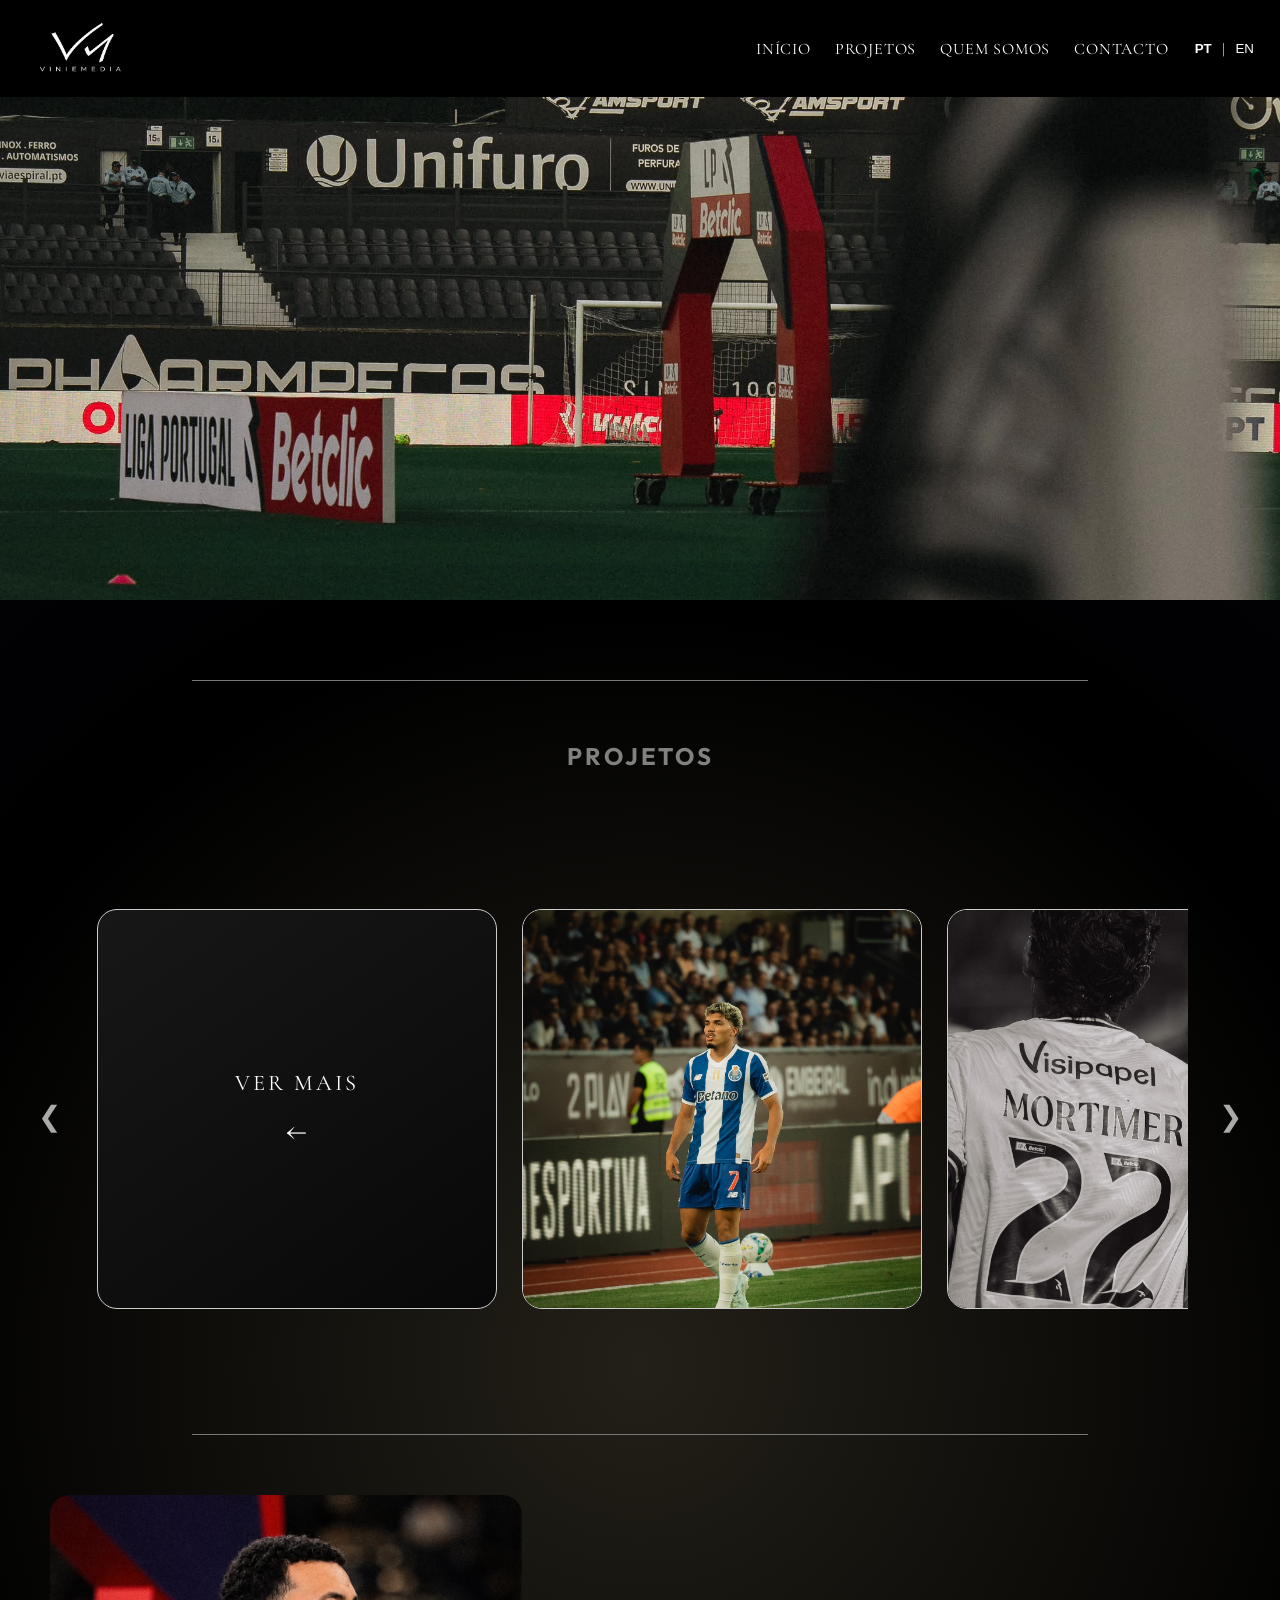
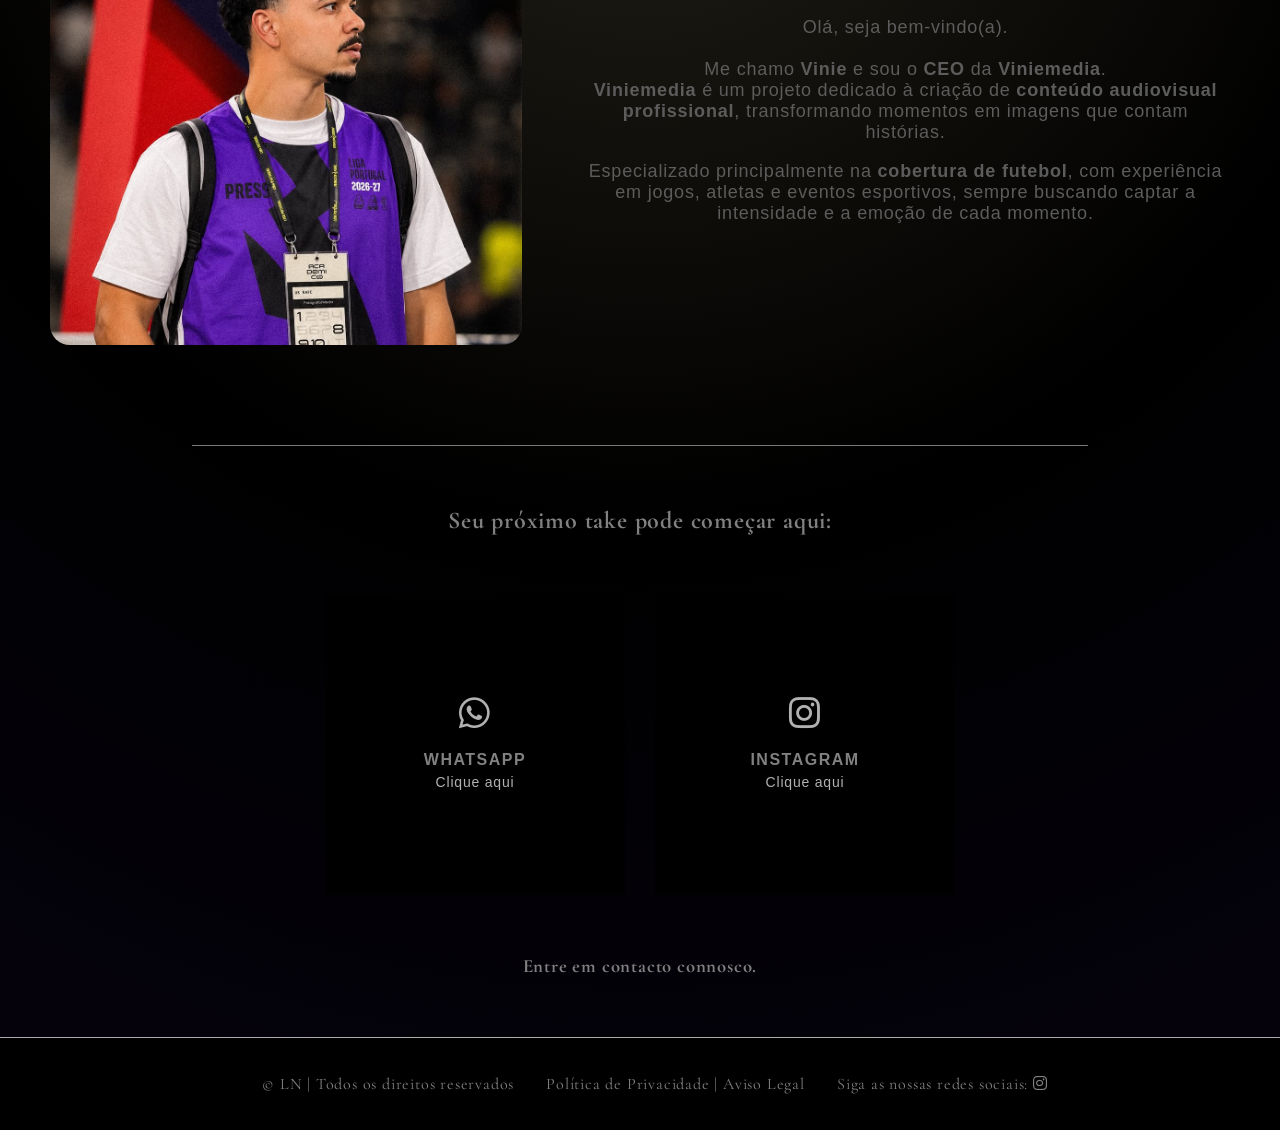
<file: index.html>
<!DOCTYPE html>
<html lang="pt-PT">

<head>
    <meta charset="UTF-8">
    <meta name="viewport" content="width=device-width, initial-scale=1.0">
    <title data-i18n-title="page.title">Home | Viniemedia</title>

    <link rel="stylesheet" href="https://cdnjs.cloudflare.com/ajax/libs/font-awesome/6.4.0/css/all.min.css">
    <link rel="stylesheet" href="https://www.w3schools.com/w3css/5/w3.css">
    <link href="https://fonts.googleapis.com/css2?family=Outfit:wght@300;400;500;600;700&display=swap" rel="stylesheet">
    <link rel="stylesheet" href="./assets/css/style.css">
</head>

<body>

    <header class="header" id="header"></header>

    <hr style="margin-top: 80px;" id="projetos">

    <h2 class="projeto" data-i18n="home.projects">
        <strong>PROJETOS</strong>
    </h2>

    <div class="carousel-container">

        <button class="carousel-btn prev"
                aria-label="Fotografia anterior"
                data-i18n-attr="aria-label:home.previousPhoto">
            &#10094;
        </button>

        <div class="gallery">

            <a href="/portfolio/" class="gallery-item gallery-more">
                <span data-i18n="home.seeMore">Ver mais</span>
                <span class="more-arrow">←</span>
            </a>

            <a href="/portfolio/" class="gallery-item">
                <img src="./assets/img/carrosselImagens/carrossel5.jpeg"
                     alt="Fotografia de futebol"
                     data-i18n-attr="alt:home.photoAlt">
                <div class="gallery-overlay">
                    <span data-i18n="home.viewPortfolio">Ver portfólio</span>
                </div>
            </a>

            <a href="/portfolio/" class="gallery-item">
                <img src="./assets/img/carrosselImagens/carrossel2.jpeg"
                     alt="Fotografia de futebol"
                     data-i18n-attr="alt:home.photoAlt">
                <div class="gallery-overlay">
                    <span data-i18n="home.viewPortfolio">Ver portfólio</span>
                </div>
            </a>

            <a href="/portfolio/" class="gallery-item">
                <img src="./assets/img/carrosselImagens/carrossel1.jpeg"
                     alt="Fotografia de futebol"
                     data-i18n-attr="alt:home.photoAlt">
                <div class="gallery-overlay">
                    <span data-i18n="home.viewPortfolio">Ver portfólio</span>
                </div>
            </a>

            <a href="/portfolio/" class="gallery-item">
                <img src="./assets/img/carrosselImagens/carrossel3.jpeg"
                     alt="Fotografia de futebol"
                     data-i18n-attr="alt:home.photoAlt">
                <div class="gallery-overlay">
                    <span data-i18n="home.viewPortfolio">Ver portfólio</span>
                </div>
            </a>

            <a href="/portfolio/" class="gallery-item">
                <img src="./assets/img/carrosselImagens/carrossel4.jpeg"
                     alt="Fotografia de futebol"
                     data-i18n-attr="alt:home.photoAlt">
                <div class="gallery-overlay">
                    <span data-i18n="home.viewPortfolio">Ver portfólio</span>
                </div>
            </a>

            <a href="/portfolio/" class="gallery-item gallery-more">
                <span data-i18n="home.seeMore">Ver mais</span>
                <span class="more-arrow">→</span>
            </a>

        </div>

        <button class="carousel-btn next"
                aria-label="Próxima fotografia"
                data-i18n-attr="aria-label:home.nextPhoto">
            &#10095;
        </button>

    </div>

    <hr>

    <div class="container-sobre-nos" id="QuemSomos">

        <div class="colum-sobre-nos1"></div>

        <div class="colum-sobre-nos2">

            <div class="sobre-conteudo">

                <p data-i18n="home.aboutIntro">
                    Olá, seja bem-vindo(a).
                    <br><br>
                    Me chamo <strong>Vinie</strong> e sou o <strong>CEO</strong> da
                    <strong>Viniemedia</strong>. <br>
                    <strong>Viniemedia</strong> é um projeto dedicado à criação de
                    <strong>conteúdo audiovisual profissional</strong>, transformando
                    momentos em imagens que contam histórias.
                </p>

                <p data-i18n="home.aboutFootball">
                    Especializado principalmente na <strong>cobertura de futebol</strong>,
                    com experiência em jogos, atletas e eventos esportivos, sempre
                    buscando captar a intensidade e a emoção de cada momento.
                </p>

            </div>

        </div>

    </div>

    <hr style="margin-top: 60px;">

    <h2 id="contacto" data-i18n="home.contactTitle">
        <strong>Seu próximo take pode começar aqui:</strong>
    </h2>

    <div class="contact-cards">

        <div class="contact-card">
            <a href="https://wa.me/351926802225" target="_blank" rel="noopener noreferrer">
                <i class="fa-brands fa-whatsapp"></i>
                <h3>WHATSAPP</h3>
                <p data-i18n="home.clickHere">Clique aqui</p>
            </a>
        </div>

        <div class="contact-card">
            <a href="https://www.instagram.com/viniemedia/" target="_blank" rel="noopener noreferrer">
                <i class="fa-brands fa-instagram"></i>
                <h3>INSTAGRAM</h3>
                <p data-i18n="home.clickHere">Clique aqui</p>
            </a>
        </div>

    </div>

    <h3 data-i18n="home.contactText">
        Entre em contacto connosco.
    </h3>

    <footer class="footer" id="footer"></footer>

    <script src="./assets/js/header.js"></script>
    <script src="./assets/js/portfolio.js"></script>
    <script src="./assets/js/footer.js"></script>
    <script src="./assets/script/script.js"></script>

</body>
</html>
</file>
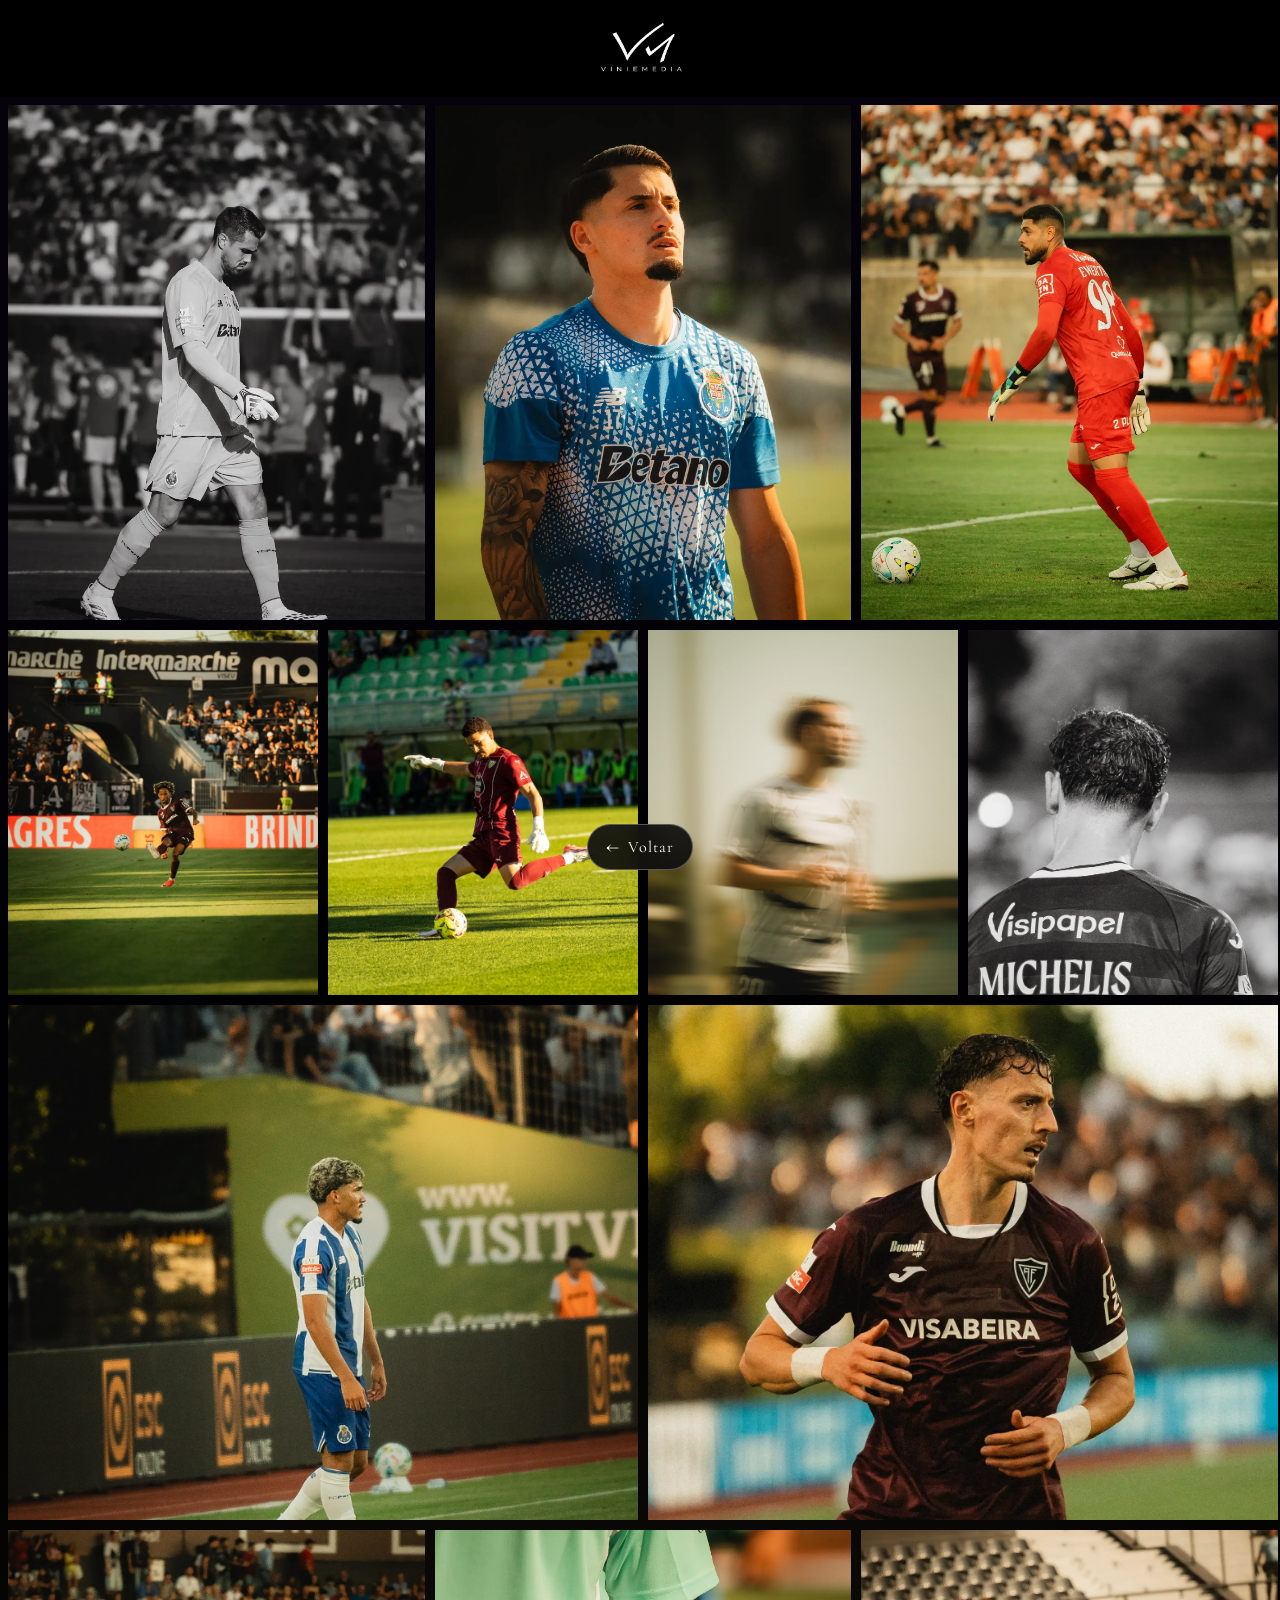
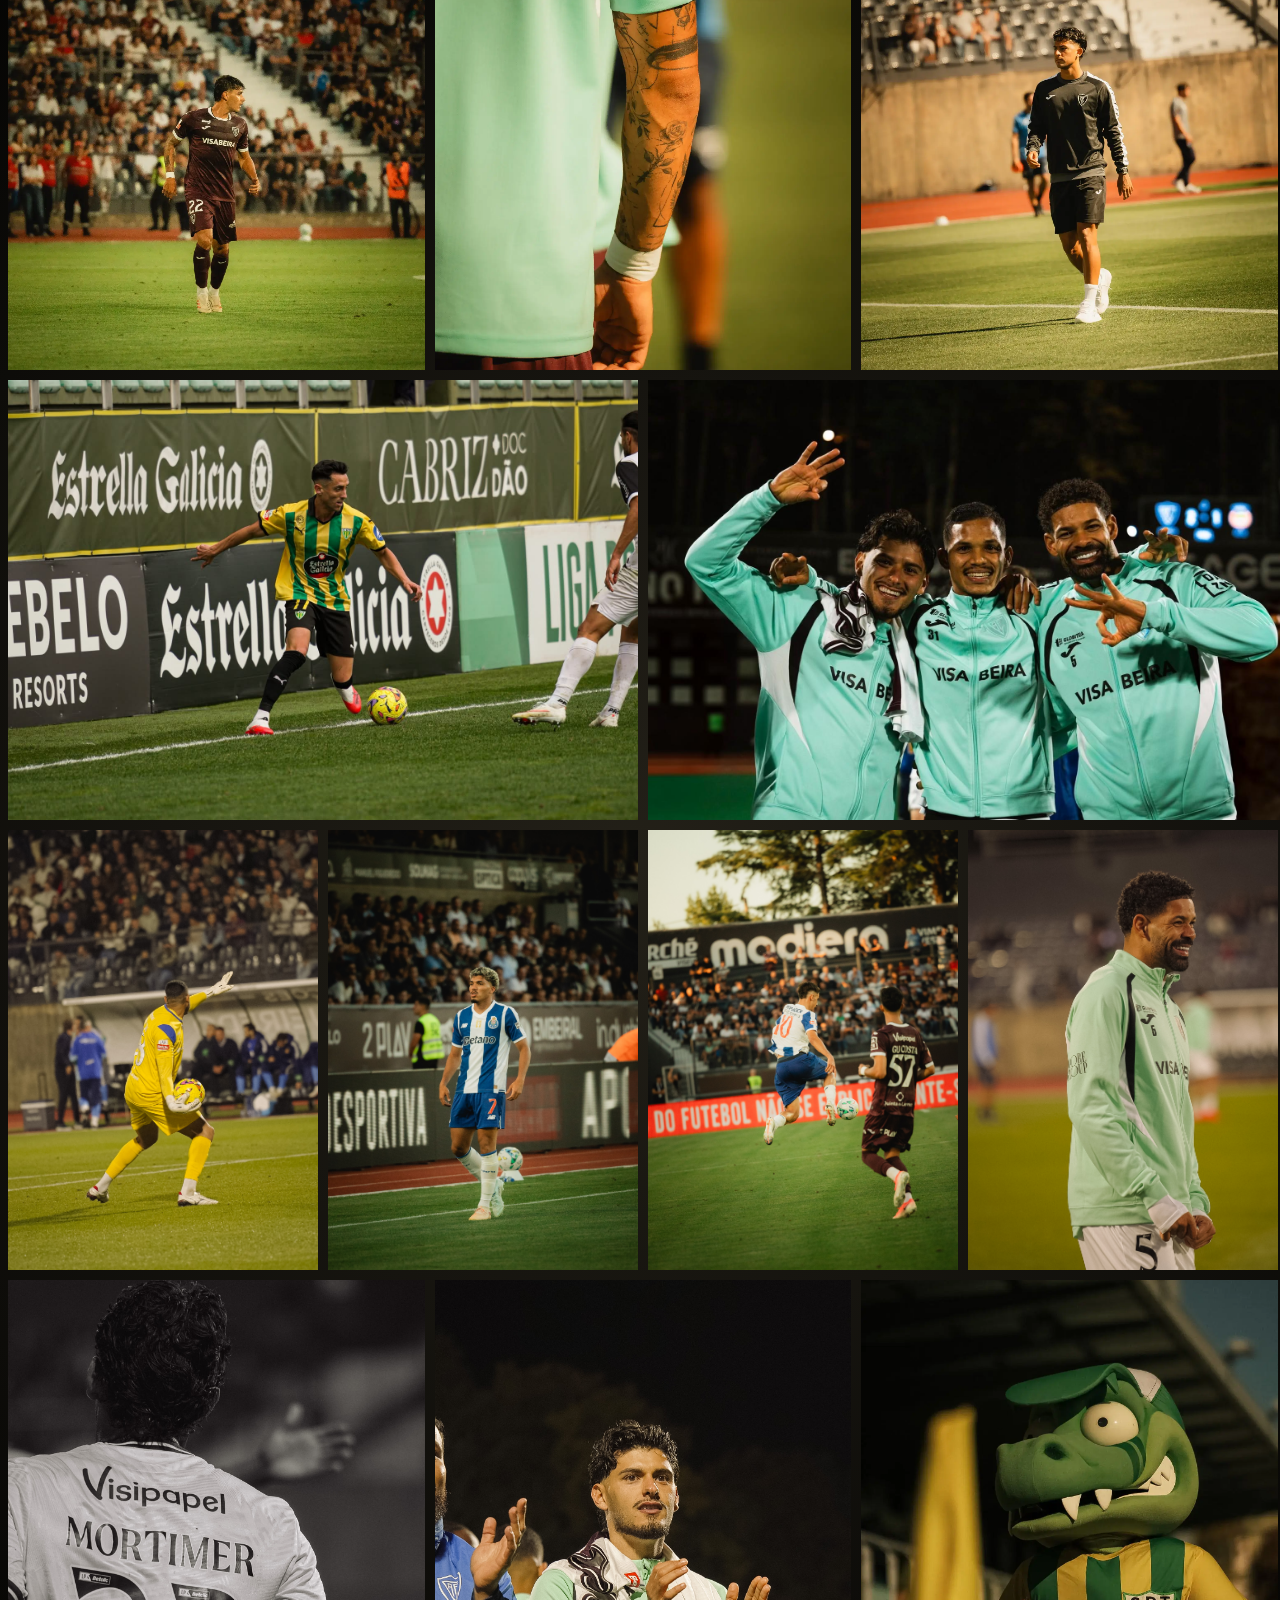
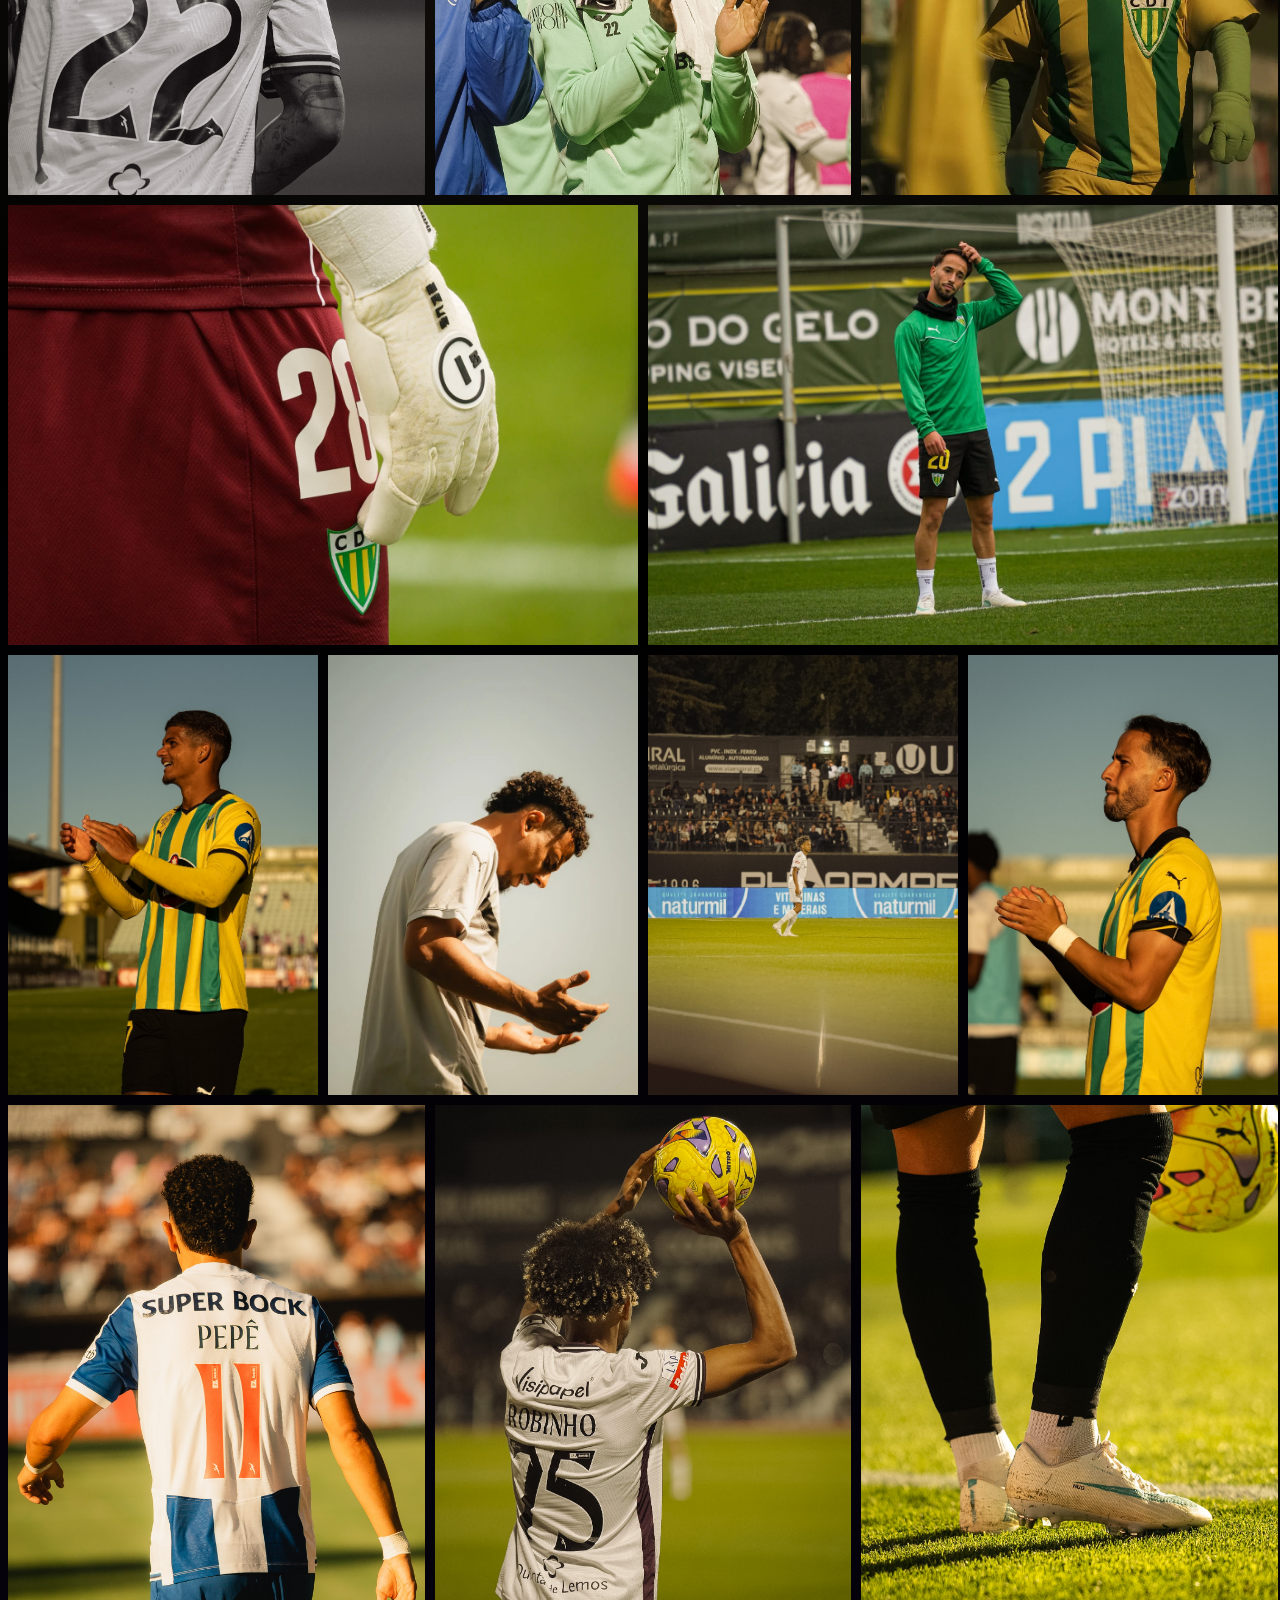
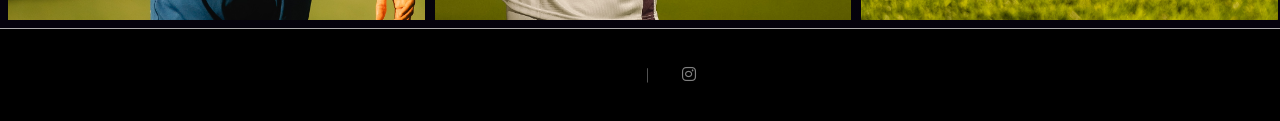
<file: portfolio/index.html>
<!DOCTYPE html>
<html lang="pt-pt">

<head>
    <meta charset="UTF-8">
    <meta name="viewport" content="width=device-width, initial-scale=1.0">

    <title>Portfólio | Viniemedia</title>

    <link rel="stylesheet" href="https://cdnjs.cloudflare.com/ajax/libs/font-awesome/6.4.0/css/all.min.css">
    <link rel="stylesheet" href="../assets/css/style.css">

    <link rel="preconnect" href="https://fonts.googleapis.com">
    <link rel="preconnect" href="https://fonts.gstatic.com" crossorigin>
    <link href="https://fonts.googleapis.com/css2?family=Cormorant+Garamond:wght@400;500;600&display=swap"
        rel="stylesheet">

    
</head>

<body>


    <header class="futuristic-menu2"
        style="background-image: url(../assets/img/img.projetos.jpeg);background-position: center">

        <div class="container-menu-container2">
            <!-- Logo na esquerda -->
            <div class="logo-container2">
                <!-- Imagem da logo -->
                <img src="../assets/img/logo.home.jpeg" alt="Viniemidia" class="logo-img">
            </div>
           
        </div>
    </header>
    




    <div class="grid-container">

        <img src="../assets/img/gradeImagens/diogo.jota (1).webp" alt="Fotografia 1">
        <img src="../assets/img/gradeImagens/goleiro.porto (1).webp" alt="Fotografia 2">
        <img src="../assets/img/gradeImagens/academico3 (1).webp" alt="Fotografia 3">
        <img src="../assets/img/gradeImagens/DSC04839 (1).webp" alt="Fotografia 4">
        <img src="../assets/img/gradeImagens/DSC07211.jpeg" alt="Fotografia 5">
        <img src="../assets/img/gradeImagens/446981FE-34EE-4933-88FE-03E892CF5FF5.jpeg" alt="Fotografia 6">
        <img src="../assets/img/gradeImagens/academico2 (1).webp" alt="Fotografia 7">
        <img src="../assets/img/gradeImagens/porto1.jpeg" alt="Fotografia 8">
        <img src="../assets/img/gradeImagens/academico6 (1).webp" alt="Fotografia 9">
        <img src="../assets/img/gradeImagens/academico (1).webp" alt="Fotografia 10">
        <img src="../assets/img/gradeImagens/braco (1).webp" alt="Fotografia 11">
        <img src="../assets/img/gradeImagens/academico7 (1).webp" alt="Fotografia 12">
        <img src="../assets/img/gradeImagens/ImgHorizontalJogador2.jpeg" alt="Fotografia 13">
        <img src="../assets/img/gradeImagens/jogadoresAcademico.jpeg" alt="Fotografia 14">
        <img src="../assets/img/gradeImagens/IMG_4929.jpeg" alt="Fotografia 15">
        <img src="../assets/img/gradeImagens/porto5.jpeg" alt="Fotografia 16">
        <img src="../assets/img/gradeImagens/jogadores.jpeg" alt="Fotografia 17">
        <img src="../assets/img/gradeImagens/IMG_4926.jpeg" alt="Fotografia 18">
        <img src="../assets/img/gradeImagens/IMG_4908.jpeg" alt="Fotografia 19">
        <img src="../assets/img/gradeImagens/IMG_4958.jpeg" alt="Fotografia 20">
        <img src="../assets/img/gradeImagens/DSC06918 (1).webp" alt="Fotografia 21">
        <img src="../assets/img/gradeImagens/imgHorizontalGoleiro.jpeg" alt="Fotografia 22">
        <img src="../assets/img/gradeImagens/imgHorizontalJogador.jpeg " alt="Fotografia 23">
        <img src="../assets/img/gradeImagens/DSC07477.jpeg" alt="Fotografia 24">
        <img src="../assets/img/gradeImagens/DSC05588 (1).webp" alt="Fotografia 25">
        <img src="../assets/img/gradeImagens/IMG_4962.jpeg" alt="Fotografia 26">
        <img src="../assets/img/gradeImagens/DSC07495.jpeg" alt="Fotografia 27">
        <img src="../assets/img/gradeImagens/porto7.jpeg" alt="Fotografia 28">
        <img src="../assets/img/gradeImagens/IMG_4931.jpeg" alt="Fotografia 29">
        <img src="../assets/img/gradeImagens/DSC07350.jpeg" alt="Fotografia 30">

    </div>

    
        <a href="../index.html" class="back-home">
    <span>←</span>
    <span>Voltar</span>
</a>
    
   
    <footer class="footer" id="footer"></footer>
    <script src="../assets/js/footer.js" defer></script>
    <script src="../assets/js/portfolio.js" defer></script>
</body>

</html>
</file>
<file: assets/css/style.css>
/*============ESTRUTURA PRINCIPAL==============*/
     body {

         margin: 0;
         padding: 0;
         min-height: 100vh;
         /* Mistura de tons azul, roxo e cinza escuro */
         background: radial-gradient(circle at center, #232018 0%, #000000 50%, hsl(258, 71%, 3%) 100%);
         color: #f1f5f9;
         font-family: 'Cormorant Garamond', serif;
         letter-spacing: 0.05em;
         width: 100%;
         overflow-x: hidden;
     }

     html {
         width: 100%;
         overflow-x: hidden;
     }



     .home {
         width: 100%;
         height: 500px;
         display: flex;
         justify-content: center;
         align-items: center;
     }

     .home h1 {
         font-family: 'Cormorant Garamond', serif;
         font-size: 52px;
         font-weight: 500;
         text-align: center;
         margin: 0;
         color: white;
     }

     /* Responsividade somente para o titulo*/
     @media (max-width: 600px) {
         .home h1 {
             font-size: 35px;
         }

     }
     /*==============================FIM ESTRUTURA PRINCIPAL======================================*/


      /* -------------------Menu principal -----------*/
     .futuristic-menu {
         height: 600px;
         background-size: cover;
         background-position: center top;
         background-repeat: no-repeat;
         display: flex;
         flex-direction: column;

         /* Animação suave */
         opacity: 0;
         transform: translateY(1px);
         animation: fadeInUp 0.5s ease-out forwards;
     }

     .futuristic-menu2 {
         width: 100%;
         max-width: 100%;
         box-sizing: border-box;
         background-size: cover;
         background-position: center;
         background-repeat: no-repeat;
         display: flex;
         flex-direction: column;
     }
     .container-menu-container2 {
         display: flex;
         align-items: center;
         justify-content:center;
         gap: 24px;
         width: 100%;
         padding: 16px 24px;
         box-sizing: border-box;
         background-color: #000;
         color: #fff;
     }

     /* Animação do header*/
     @keyframes fadeInUp {
         from {
             opacity: 0;
             transform: translateY(5px);
         }

         to {
             opacity: 2;
             transform: translateY(0);
         }
     }
/*Posicionando a imagem mais para a direita*/
     @media (max-width: 600px) {
         .futuristic-menu {
             background-position: 10% top !important;
         }
     }

    
     .logo-container {
         display: flex;
         align-items: center;
         margin-left: 5px;
     }

     .logo-img {
         width: 100px;
         height: auto;
         display: block;
     }

     .container-menu-container {
         display: flex;
         align-items: center;
         justify-content: space-between;
         gap: 24px;
         width: 100%;
         padding: 16px 24px;
         box-sizing: border-box;
         background-color: #000;
         color: #fff;
     }

     .container-menu-container a {
         text-decoration: none;
     }

     .container-menu-container nav ul {
         display: flex;
         align-items: center;
         gap: 24px;
         margin: 0;
         padding: 0;
         list-style: none;
     }

     /*Forçando o texto a ficar bracno*/
     .container-menu-container a,
     .container-menu-container a:visited {
         color: #fff;
         text-decoration: none;
     }

     /* Zoom no texto hover */
     .container-menu-container .nav-container .nav-item a {
         display: inline-block;
         transition: transform 0.50s ease;

     }

     .container-menu-container .nav-container .nav-item:hover a {
         transform: scale(1.10);

     }

     /* ------  Botão hamburguer ------ */
     .menu-toggle {
         display: none;
         background: transparent;
         border: none;
         cursor: pointer;
         width: 40px;
         height: 40px;
         padding: 6px;
     }

     .menu-toggle span {
         display: block;
         height: 3px;
         margin: 6px 0;
         background-color: #b9b8b8;
         border-radius: 10px;
         transition: transform 0.3s ease, opacity 0.3s ease;
     }

     /*Mobile*/
     @media (max-width: 900px) {
         .menu-toggle {
             display: block;
         }

         .container-menu-container {
             position: relative;
             padding: 16px;
         }

         .nav-container {
             position: absolute;
             left: 0px;
             top: 72px;
             width: 100%;
             background-color: #050505;
             padding: 12px 16px;
             display: none;
             z-index: 999;
         }

         .nav-container.active {
             display: block;
         }

         .container-menu-container nav ul {
             flex-direction: column;
             align-items: flex-start;
             gap: 14px;
         }
     }

     /* Animação do Hamburguer*/

     .menu-toggle.active span:nth-child(1) {
         transform: translateY(9px) rotate(45deg);
     }

     .menu-toggle.active span:nth-child(2) {
         opacity: 0;
     }

     .menu-toggle.active span:nth-child(3) {
         transform: translateY(-9px) rotate(-45deg);
     }


     /*==========================PROJETOS===========================*/



     /* CONTAINER DO CARROSSEL */
     .carousel-container {
         display: flex;
         align-items: center;
         justify-content: center;
         gap: 25px;
         width: 95%;
         max-width: 1400px;
         margin: 8em auto 100px;
     }

     /* GALERIA */
     .gallery {
         display: flex;
         gap: 25px;
         width: 100%;
         min-width: 0;
         flex: 1;
         overflow-x: auto;
         scroll-behavior: smooth;
         scroll-snap-type: x mandatory;
         scrollbar-width: none;
         padding: 10px 5px 25px;
     }

     .gallery::-webkit-scrollbar {
         display: none;
     }

     /* CARTÕES */
     .gallery-item {
         position: relative;
         flex: 0 0 400px;
         height: 400px;
         box-sizing: border-box;
         border: 1px solid #ccc;
         border-radius: 20px;
         overflow: hidden;
         scroll-snap-align: center;
         display: block;
         text-decoration: none;
     }

     /* IMAGENS */
     .gallery-item img {
         width: 100%;
         height: 100%;
         object-fit: cover;
         display: block;
         transition: transform 0.5s ease, filter 0.5s ease;
     }

     /* CAMADA ESCURECIDA */
     .gallery-overlay {
         position: absolute;
         inset: 0;
         display: flex;
         align-items: center;
         justify-content: center;
         background: rgba(0, 0, 0, 0.45);
         backdrop-filter: blur(3px);
         opacity: 0;
         transition: opacity 0.4s ease;
     }

     .gallery-overlay span {
         color: white;
         font-size: 1.1rem;
         letter-spacing: 2px;
         text-transform: uppercase;
         border-bottom: 1px solid white;
         padding-bottom: 6px;
     }

     /* EFEITO AO PASSAR O RATO */
     .gallery-item:not(.gallery-more):hover img {
         transform: scale(1.07);
         filter: brightness(0.65);
     }

     .gallery-item:not(.gallery-more):hover .gallery-overlay {
         opacity: 1;
     }

     /* CARTÕES VER MAIS */
     .gallery-more {
         display: flex;
         flex-direction: column;
         align-items: center;
         justify-content: center;
         gap: 15px;
         background: linear-gradient(145deg, #171717, #080808);
         color: white;
         transition: background 0.4s ease, border-color 0.4s ease;
     }

     .gallery-more span:first-child {
         font-size: 1.4rem;
         letter-spacing: 3px;
         text-transform: uppercase;
     }

     .gallery-more .more-arrow {
         font-size: 2rem;
         transition: transform 0.3s ease;
     }

     .gallery-more:hover {
         background: #202020;
         border-color: white;
     }

     .gallery-more:hover .more-arrow {
         transform: translateX(8px);
     }

     /* SETAS */
     .carousel-btn {
         background: transparent;
         border: none;
         color: #aaa;
         font-size: 28px;
         cursor: pointer;
         transition: color 0.3s ease;
         flex-shrink: 0;
     }

     .carousel-btn:hover {
         color: white;
     }

     /* TABLET E MOBILE */
     @media (max-width: 600px) {
         .carousel-container {
             gap: 8px;
             width: 96%;
         }

         .gallery-item {
             flex-basis: 85%;
             height: 350px;
         }

         .carousel-btn {
             font-size: 20px;
         }

         /* Efeito ao tocar */
         .gallery-item:not(.gallery-more):active img {
             transform: scale(1.07);
             filter: brightness(0.65);
         }

         .gallery-item:not(.gallery-more):active .gallery-overlay {
             opacity: 1;
         }
     }

     /*--------------FIM BLOCO PROJETOS-------------*/


     


     hr {
         width: 70%;
         margin: 20px auto;
         border: none;
         border-top: 1px solid #7a7979;
     }


     /*=============================Quem somos=================================*/

     .container-sobre-nos {
         display: flex;
         justify-content: space-between;
         align-items: center;
         gap: 40px;

         width: 100%;
         padding: 40px 50px;
         min-height: 500px;

         color: rgb(93, 92, 92);
         border-radius: 10px;
         box-sizing: border-box;
     }

     .colum-sobre-nos1 {
         width: 40%;
         height: 450px;

         border-radius: 20px;

         background-repeat: no-repeat;
         background-size: cover;
         background-position: center 40%;
         background-image: url(../img/img.vinie.jpeg);
     }

     .colum-sobre-nos2 {
         display: flex;

         width: 55%;
         min-height: 400px;

         border-radius: 20px;

         text-align: center;
         align-items: center;
         justify-content: center;

         font-family: Arial, Helvetica, sans-serif;
         font-size: large;
     }


     /*Tablet*/

     @media (max-width: 900px) {

         .container-sobre-nos {
             padding: 40px 30px;
             gap: 30px;
         }

         .colum-sobre-nos1 {
             width: 45%;
             height: 400px;
         }

         .colum-sobre-nos2 {
             width: 50%;
             min-height: 350px;
             font-size: medium;
         }
     }


     /* Mobile */

     @media (max-width: 650px) {

         .container-sobre-nos {
             flex-direction: column;
             padding: 30px 20px;
             gap: 30px;
         }

         .colum-sobre-nos1 {
             width: 100%;
             max-width: 450px;
             height: 400px;
         }

         .colum-sobre-nos2 {
             width: 100%;
             min-height: auto;
             padding: 10px;
             font-size: 16px;
             line-height: 1.6;
         }
     }


     /*============================Fim Quem Somos==============================*/


 /*=========================CONTACTO===========================*/
     

     .projeto {
         font-family: 'Outfit', sans-serif;
         font-weight: 400;
         letter-spacing: 3px;

         opacity: 0;
         transform: translateY(30px);
         transition: opacity 1s ease, transform 1s ease;
     }

     .projeto.visible {
         opacity: 1;
         transform: translateY(0);
     }

     h2,
     h3 {
         font-family: 'Cormorant Garamond', serif;
         display: flex;
         justify-content: center;
         align-items: center;
         text-align: center;
         color: #818181;
         margin-top: 60px;
         margin-bottom: 60px;
     }

     @media (max-width: 520px) {
         h2 {

             font-size: 23px;
             padding: 15px 10px;
         }
     }

     /*----------------CONTACTOS---------------*/
     .contact-cards {
         display: flex;
         justify-content: center;
         align-items: stretch;
         gap: 30px;
         width: 90%;
         margin: 50px auto;
     }
     .contact-card {
         height: 300px;
         flex: 1;
         max-width: 300px;
         min-height: 180px;
         cursor: pointer;
         display: flex;
         flex-direction: column;
         justify-content: center;
         align-items: center;

         background-color: #000000;
         color: #818181;

         text-align: center;

         transition: 0.3s ease;
     }

     .contact-card i {
         font-size: 35px;
         color: #b1b1b1;
         margin-bottom: 15px;
     }

     .contact-card h3 {
         margin: 5px 0;
         font-family: 'Manrope', sans-serif;
         font-size: 16px;
         letter-spacing: 1.5px;
     }

     .contact-card p {
         margin: 5px 0;
         font-family: 'Manrope', sans-serif;
         font-size: 14px;
         color: #b1b1b1;
     }

     .contact-card:hover {
         transform: translateY(-5px);
         border-color: #a9a9a9;
     }


     /* TABLET */
     @media (max-width: 900px) {

         .contact-cards {
             width: 90%;
             gap: 20px;
             flex-wrap: wrap;
         }

         .contact-card {
             flex: 0 0 calc(50% - 10px);
             max-width: none;
             height: 260px;
         }

     }


     /* CELULAR */
     @media (max-width: 600px) {

         .contact-cards {
             width: 90%;
             flex-direction: column;
             align-items: center;
             gap: 20px;
             margin: 40px auto;
         }

         .contact-card {
             width: 100%;
             max-width: 350px;
             height: 220px;
             flex: none;
         }

         .contact-card i {
             font-size: 32px;
             margin-bottom: 12px;
         }

         .contact-card h3 {
             font-size: 15px;
         }

         .contact-card p {
             font-size: 13px;
         }

     }

     .contact-card a {
         text-decoration: none;
         color: inherit;
     }

     /*-----------------FIM CONTACTOS--------------*/

     


     /* -------------------------------------- Página Portifolio ------------------------------------ */

     .grid-container {
         display: grid;
         grid-template-columns: repeat(12, 1fr);
         grid-auto-rows: 65px;
         gap: 10px;
         width: 100%;
         padding: 8px;

         max-width: 100%;
         overflow: hidden;
     }

     /* IMAGENS */

     .grid-container img {
         display: block;
         width: 100%;
         height: 100%;
         min-width: 0;
         min-height: 0;
         object-fit: cover;
     }

     /* PRIMEIRO BLOCO */

     .grid-container img:nth-child(1) {
         grid-column: 1 / 5;
         grid-row: 1 / 8;

     }

     .grid-container img:nth-child(2) {
         grid-column: 5 / 9;
         grid-row: 1 / 8;
     }

     .grid-container img:nth-child(3) {
         grid-column: 9 / 13;
         grid-row: 1 / 8;
     }

     /* SEGUNDO BLOCO */

     .grid-container img:nth-child(4) {
         grid-column: 1 / 4;
         grid-row: 8 / 13;
     }

     .grid-container img:nth-child(5) {
         grid-column: 4 / 7;
         grid-row: 8 / 13;
     }

     .grid-container img:nth-child(6) {
         grid-column: 7 / 10;
         grid-row: 8 / 13;
     }

     .grid-container img:nth-child(7) {
         grid-column: 10 / 13;
         grid-row: 8 / 13;
     }

     /* TERCEIRO BLOCO */

     .grid-container img:nth-child(8) {
         grid-column: 1 / 7;
         grid-row: 13 / 20;
     }

     .grid-container img:nth-child(9) {
         grid-column: 7 / 13;
         grid-row: 13 / 20;
     }

     /* QUARTO BLOCO */

     .grid-container img:nth-child(10) {
         grid-column: 1 / 5;
         grid-row: 20 / 26;
     }

     .grid-container img:nth-child(11) {
         grid-column: 5 / 9;
         grid-row: 20 / 26;
     }

     .grid-container img:nth-child(12) {
         grid-column: 9 / 13;
         grid-row: 20 / 26;
     }

     /* QUINTO BLOCO */

     .grid-container img:nth-child(13) {
         grid-column: 1 / 7;
         grid-row: 26 / 32;
     }

     .grid-container img:nth-child(14) {
         grid-column: 7 / 14;
         grid-row: 26 / 32;
     }

     /* SEXTO BLOCO */

     .grid-container img:nth-child(15) {
         grid-column: 1 / 4;
         grid-row: 32 / 38;
     }

     .grid-container img:nth-child(16) {
         grid-column: 4 / 7;
         grid-row: 32 / 38;
     }

     .grid-container img:nth-child(17) {
         grid-column: 7 / 10;
         grid-row: 32 / 38;
     }

     .grid-container img:nth-child(18) {
         grid-column: 10 / 13;
         grid-row: 32 / 38;
     }

     /* SÉTIMO BLOCO */

     .grid-container img:nth-child(19) {
         grid-column: 1 / 5;
         grid-row: 38 / 45;
     }

     .grid-container img:nth-child(20) {
         grid-column: 5 / 9;
         grid-row: 38 / 45;
     }

     .grid-container img:nth-child(21) {
         grid-column: 9 / 13;
         grid-row: 38 / 45;
     }

     /* OITAVO BLOCO */

     .grid-container img:nth-child(22) {
         grid-column: 1 / 7;
         grid-row: 45 / 51;
         object-fit: cover;
         object-position: center 30%;
     }

     .grid-container img:nth-child(23) {
         grid-column: 7 / 13;
         grid-row: 45 / 51;
     }

     /* NONO BLOCO */

     .grid-container img:nth-child(24) {
         grid-column: 1 / 4;
         grid-row: 51 / 57;
     }

     .grid-container img:nth-child(25) {
         grid-column: 4 / 7;
         grid-row: 51 / 57;
     }

     .grid-container img:nth-child(26) {
         grid-column: 7 / 10;
         grid-row: 51 / 57;
     }

     .grid-container img:nth-child(27) {
         grid-column: 10 / 13;
         grid-row: 51 / 57;
     }

     /* DÉCIMO BLOCO */

     .grid-container img:nth-child(28) {
         grid-column: 1 / 5;
         grid-row: 57 / 64;
     }

     .grid-container img:nth-child(29) {
         grid-column: 5 / 9;
         grid-row: 57 / 64;
         object-fit: cover;
         object-position: center 20%;
     }

     .grid-container img:nth-child(30) {
         grid-column: 9 / 13;
         grid-row: 57 / 64;
         object-fit: cover;
         object-position: center 10%;
     }

     /* MOBILE */

     @media (max-width: 768px) {

         .grid-container {
             grid-template-columns: repeat(6, 1fr);
             grid-auto-rows: 55px;
             padding: 4px;
         }

         .grid-container img:nth-child(n) {
             grid-column: span 2;
             grid-row: span 5;
         }

         .grid-container img:nth-child(3n + 1) {
             grid-column: span 3;
             grid-row: span 6;
         }

         .grid-container img:nth-child(3n + 2) {
             grid-column: span 3;
             grid-row: span 5;
         }
     }

     @media (max-width: 480px) {

         .grid-container {
             grid-template-columns: repeat(4, 1fr);
             grid-auto-rows: 50px;
             gap: 3px;
         }

         .grid-container img:nth-child(n) {
             grid-column: span 2;
             grid-row: span 5;
         }
     }

     /*Botao fixo voltar que faz scroll junto*/
     .back-home {
         position: fixed;
         bottom: 30px;
         left: 50%;
         transform: translateX(-50%);
         z-index: 9999;

         display: inline-flex;
         align-items: center;
         justify-content: center;
         gap: 8px;

         width: max-content;
         padding: 10px 18px;

         color: #ffffff;
         background: rgba(15, 15, 15, 0.92);

         border: 1px solid rgba(153, 153, 153, 0.5);
         border-radius: 30px;

         text-decoration: none;
         font-family: 'Cormorant Garamond', serif;
         font-size: 16px;
         letter-spacing: 1px;

         backdrop-filter: blur(10px);

         animation: pulse-button 1.5s infinite;

         transition: background 0.3s ease, color 0.3s ease;
     }

     /* Seta */
     .back-home span:first-child {
         font-size: 20px;
     }

     /* Hover */
     .back-home:hover {
         background: #cbcaca;
         color: #000000;
         transform: translateX(-50%) translateY(-4px);
     }

     /* Pulsação */
     @keyframes pulse-button {
         0% {
             box-shadow: 0 0 0 0 rgba(198, 198, 198, 0.35);
         }

         70% {
             box-shadow: 0 0 0 10px rgba(255, 255, 255, 0);
         }

         100% {
             box-shadow: 0 0 0 0 rgba(255, 255, 255, 0);
         }
     }

     /* Mobile */
     @media (max-width: 600px) {
         .back-home {
             bottom: 20px;
             left: 50%;
             transform: translateX(-50%);
             padding: 10px 16px;
             font-size: 14px;
         }

         .back-home:hover {
             transform: translateX(-50%) translateY(-4px);
         }
     }

     /* Acessibilidade */
     @media (prefers-reduced-motion: reduce) {
         .back-home {
             animation: none;
         }
     }

     /*-------------------------------Fim página Portifolio-----------------------------------*/

     /*=====================PAGINAS POLITICA DE PRIVACIDADE E AVISO LEGAL=======================*/

.alteracoes{
    margin-bottom: 100px;
}
.conteudo{
    margin-left: 5px;
}
/*=====================FIM PAGINAS POLITICA DE PRIVACIDADE E AVISO LEGAL=======================*/

/*==============================FOOTER==========================*/
     .rodape {
         margin-left: 2em;
     }

     .social {
         margin-left: 2em;
     }

     .footer {
         display: flex;
         align-items: center;
         justify-content: center;
         background-color: #000000;
         color: #818181;
         border-top: 0.2px solid #adabab;

         /* Adições para responsividade */
         padding: 20px 15px;
         /* Espaço interno para o texto não colar nas bordas */
         text-align: center;
         /* Centraliza o texto quando ele quebrar linha */
         font-size: 16px;
         /* Tamanho de fonte comum para rodapés */
         width: 100%;
     }

     /* COR DOS LINKS DO FOOTER */

     /*Forçando o texto a ficar branco */
     .footer .rodape a,
     .footer .rodape a:visited,
     .footer .social a,
     .footer .social a:visited {
         color: #818181;
         text-decoration: none;
         transition: color 0.3s ease;
     }

     .footer .rodape a:hover,
     .footer .social a:hover {
         color: #818181;
     }



     @media (max-width: 520px) {
         .footer {
             font-size: 12px;
             padding: 15px 10px;
         }
     }



/* =========================================
   SEÇÃO IDIOMAS
========================================= */

.languages-section {
    width: 100%;
    
    background: var(--background);
    color: var(--white);
}

.languages-header {
    text-align: center;
    margin-bottom: 45px;
}

.languages-header h2 {
    font-family: var(--font-title);
    font-size: clamp(2rem, 4vw, 3rem);
    margin: 12px 0;
}

.languages-header p {
    color: var(--text-muted);
    font-size: 15px;
}

/* Grelha */

.languages-grid {
    max-width: 1100px;
    margin: 0 auto;

    display: grid;
    grid-template-columns: repeat(3, minmax(0, 1fr));
    gap: 22px;
}

/* Cartões */

.language-card {
    min-height: 150px;
    padding: 25px;

    display: flex;
    flex-direction: column;
    justify-content: center;
    align-items: flex-start;
    gap: 15px;

    background: linear-gradient(145deg, #171717, #0d0d0d);
    border: 1px solid var(--border);
    border-radius: 12px;

    transition: transform 0.3s ease,
                border-color 0.3s ease,
                box-shadow 0.3s ease;
}

.language-card:hover {
    transform: translateY(-5px);
    border-color: var(--border-hover);
    box-shadow: 0 12px 30px rgba(0,0,0,0.35);
}

/* Ícone */

.language-icon {
    color: #ddd;
    font-size: 23px;
}

/* Nome e descrição */

.language-info h3 {
    color: var(--white);
    font-family: var(--font-title);
    font-size: 19px;
    text-align: left;
    margin-bottom: 4px;
}

.language-info span {
    color: var(--text-muted);
    font-size: 13px;
}

/* Nível */

.language-level {
    color: #ccc;
    font-family: var(--font-code);
    font-size: 11px;
    letter-spacing: 1px;
    text-transform: uppercase;
}

/* Responsividade */

@media (max-width: 800px) {
    .languages-grid {
        grid-template-columns: repeat(2, minmax(0, 1fr));
    }
}

@media (max-width: 550px) {
    .languages-section {
        padding: 60px 6%;
    }

    .languages-grid {
        grid-template-columns: 1fr;
    }
}


.language-selector {
    display: flex;
    align-items: center;
    justify-content: center;
    gap: 8px;
    font-family: var(--font-code);
    font-size: 15px;
}

.language-selector button {
    background: transparent;
    border: none;
    color: var(--text-muted);
    cursor: pointer;
    padding: 6px 2px;
    transition: color 0.3s ease;
}

.language-selector button:hover,
.language-selector button.active {
    color: var(--white-pure);
}

.language-selector button.active {
    font-weight: 700;
}

.language-selector span {
    color: var(--border);
}
</file>
